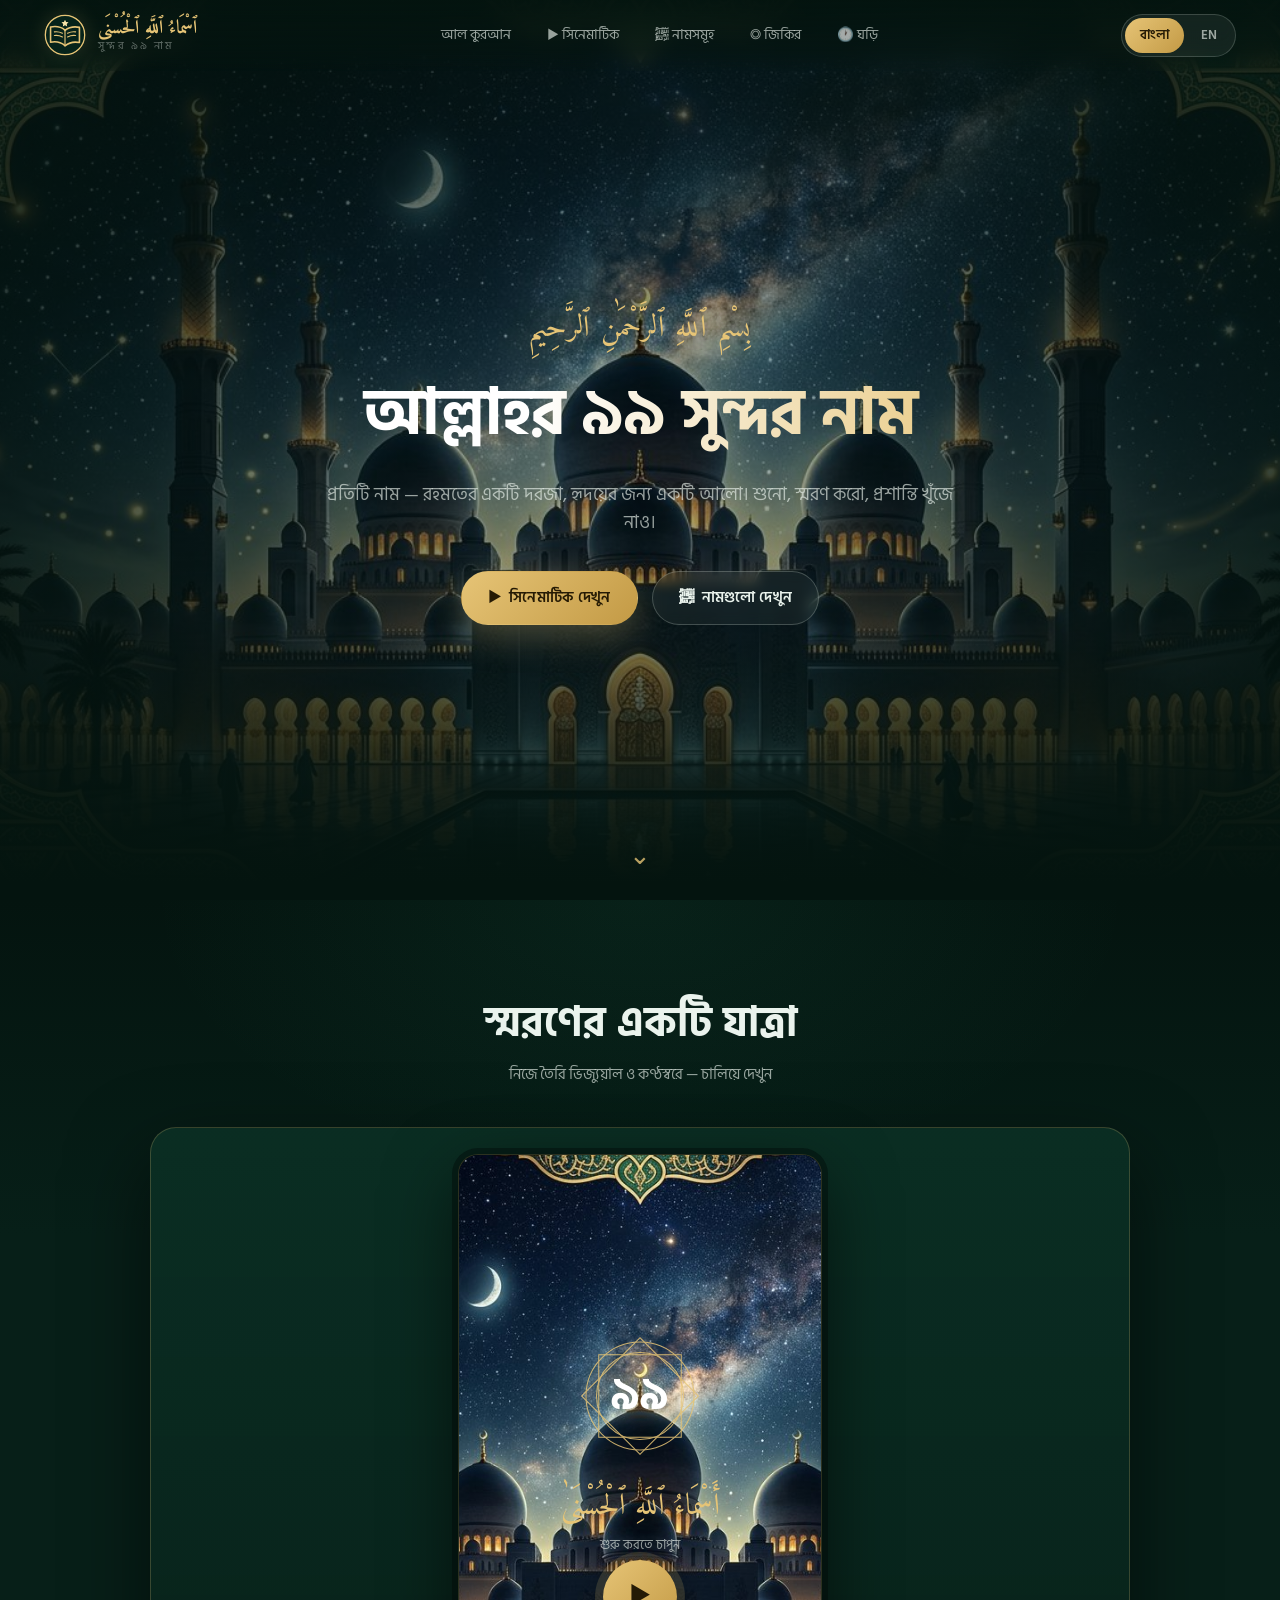
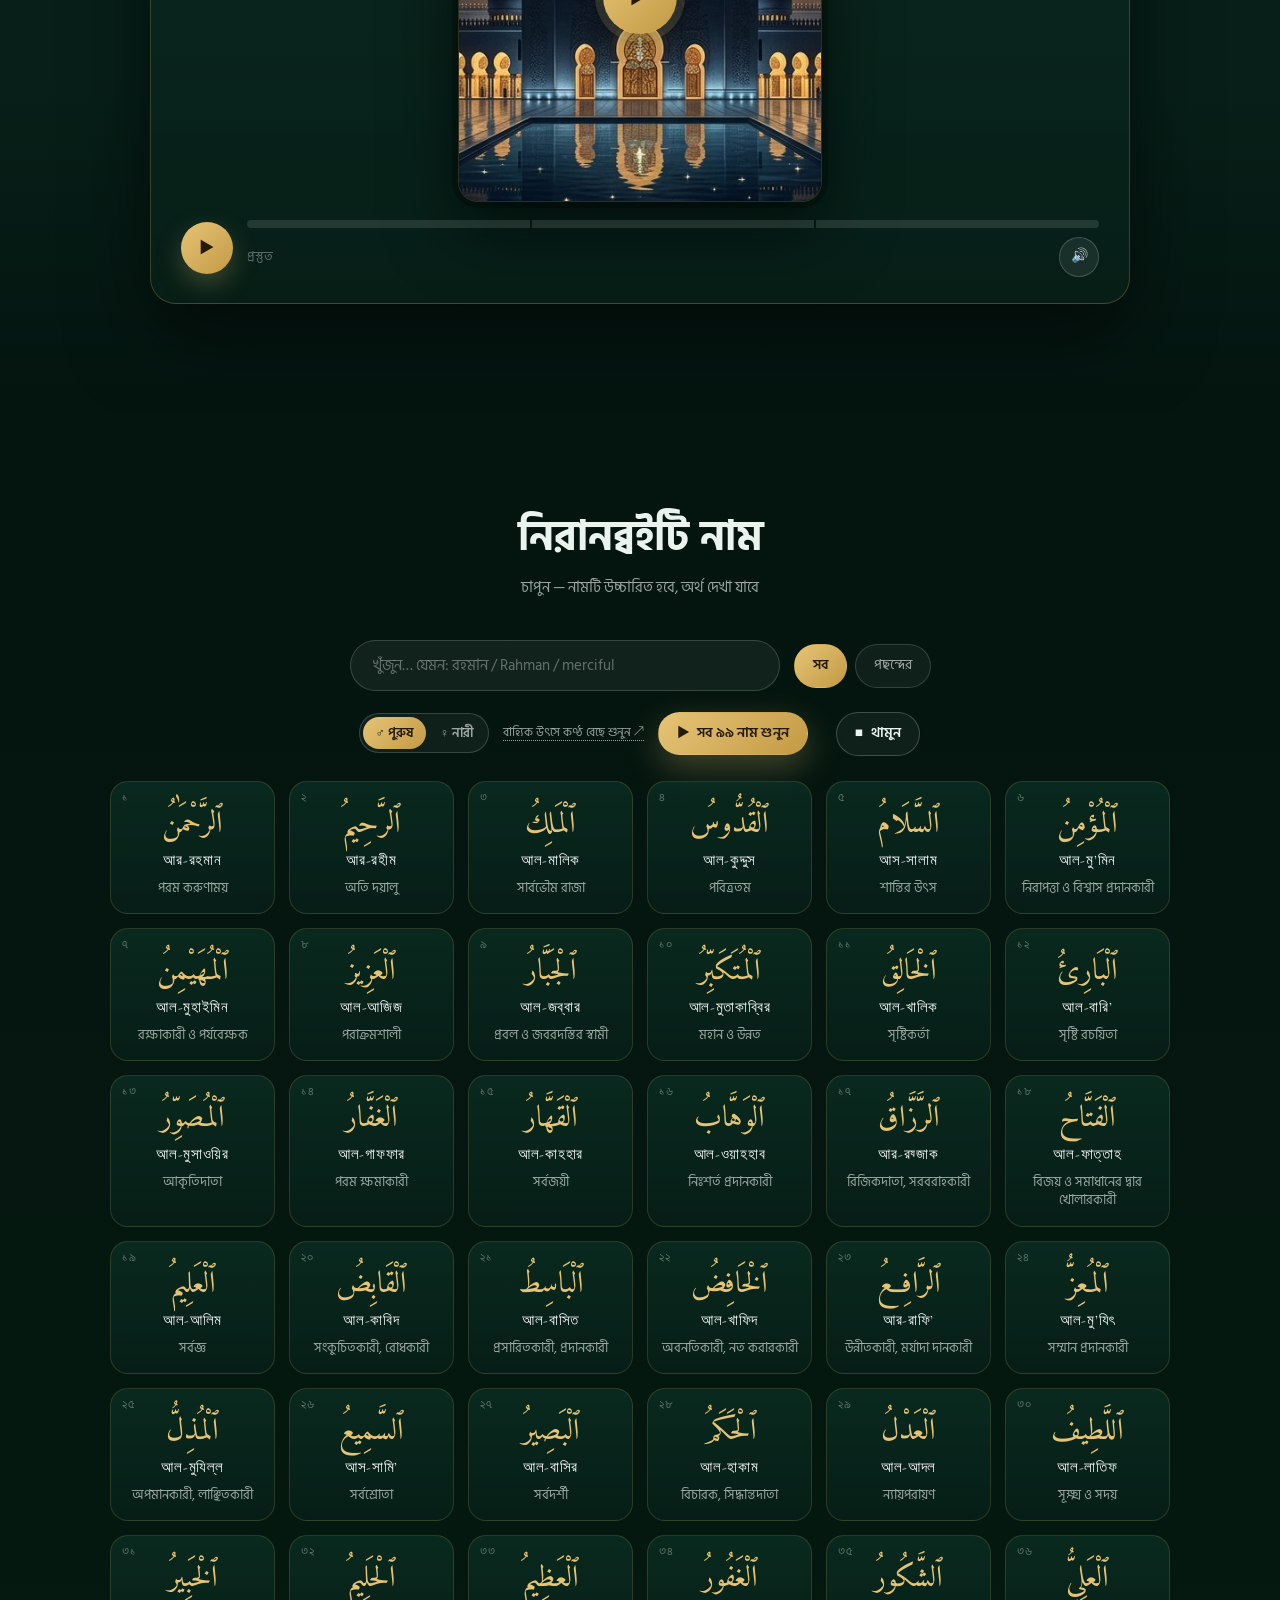
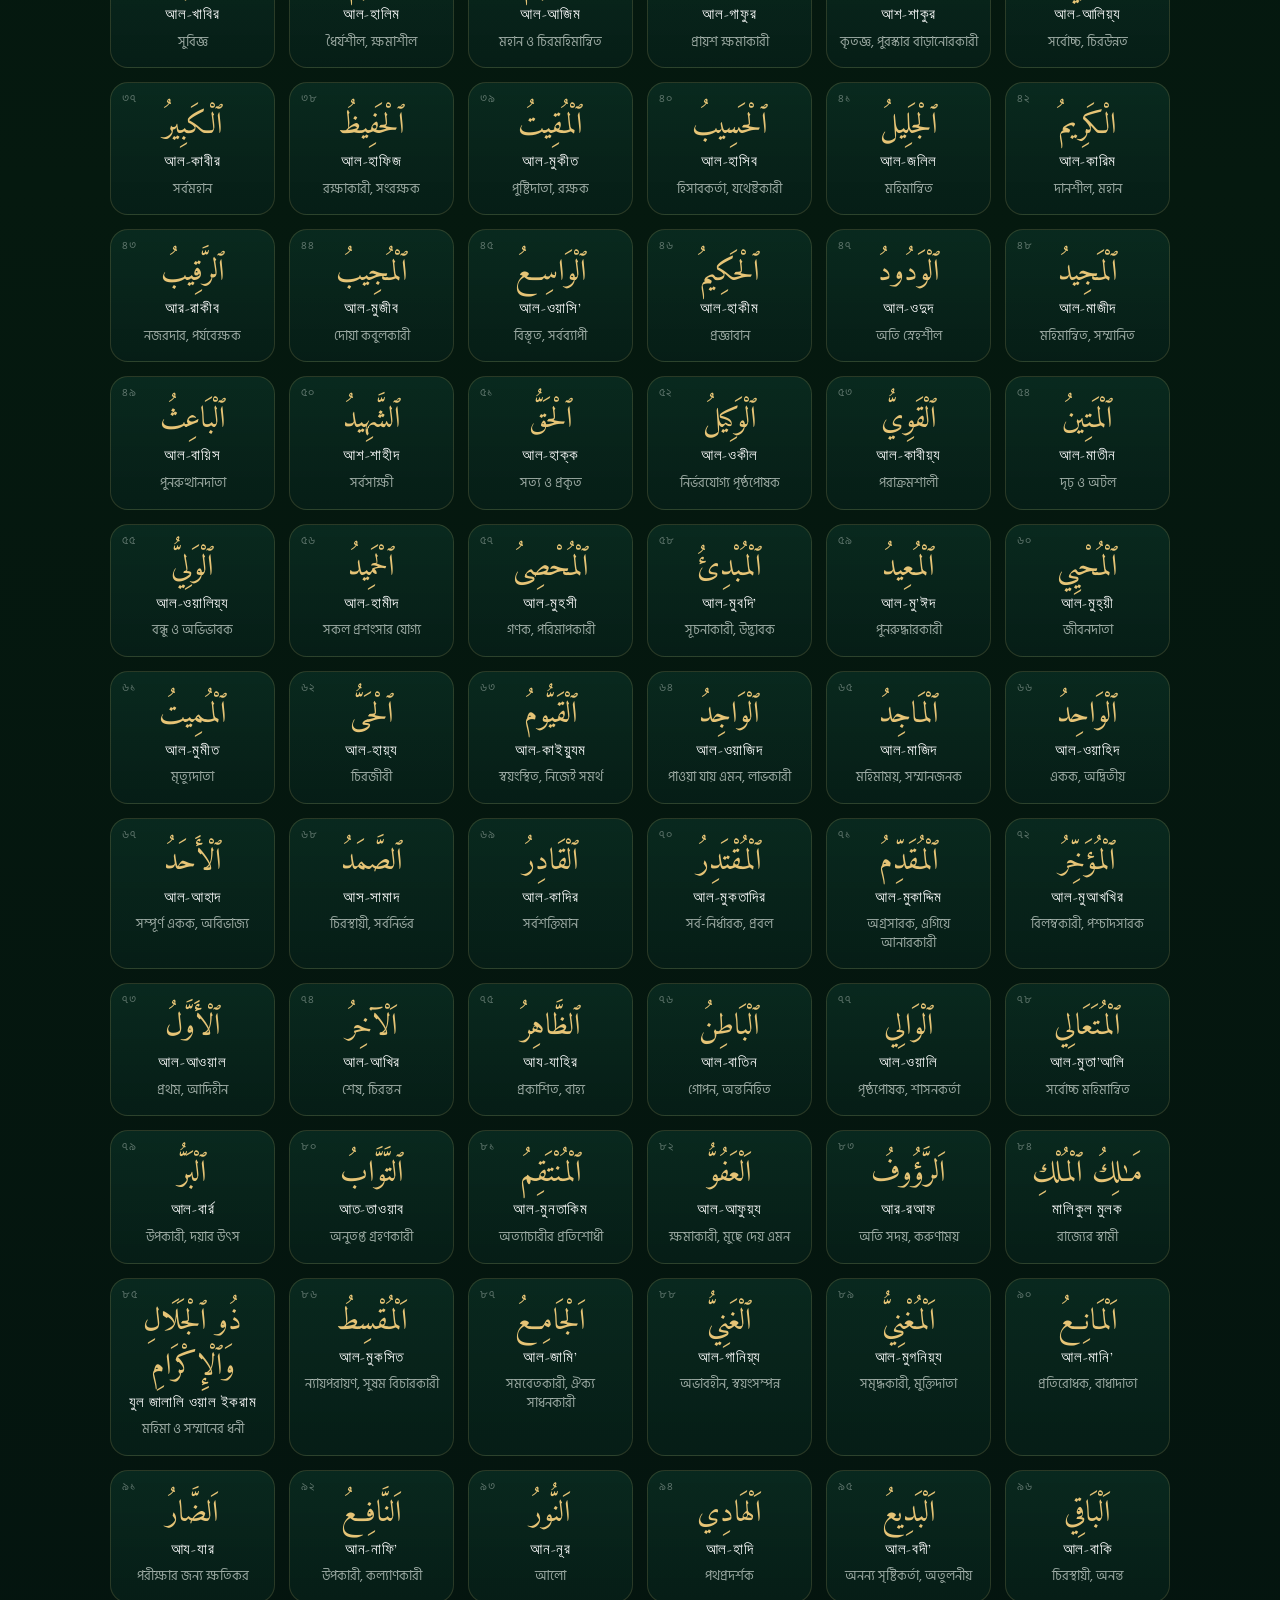
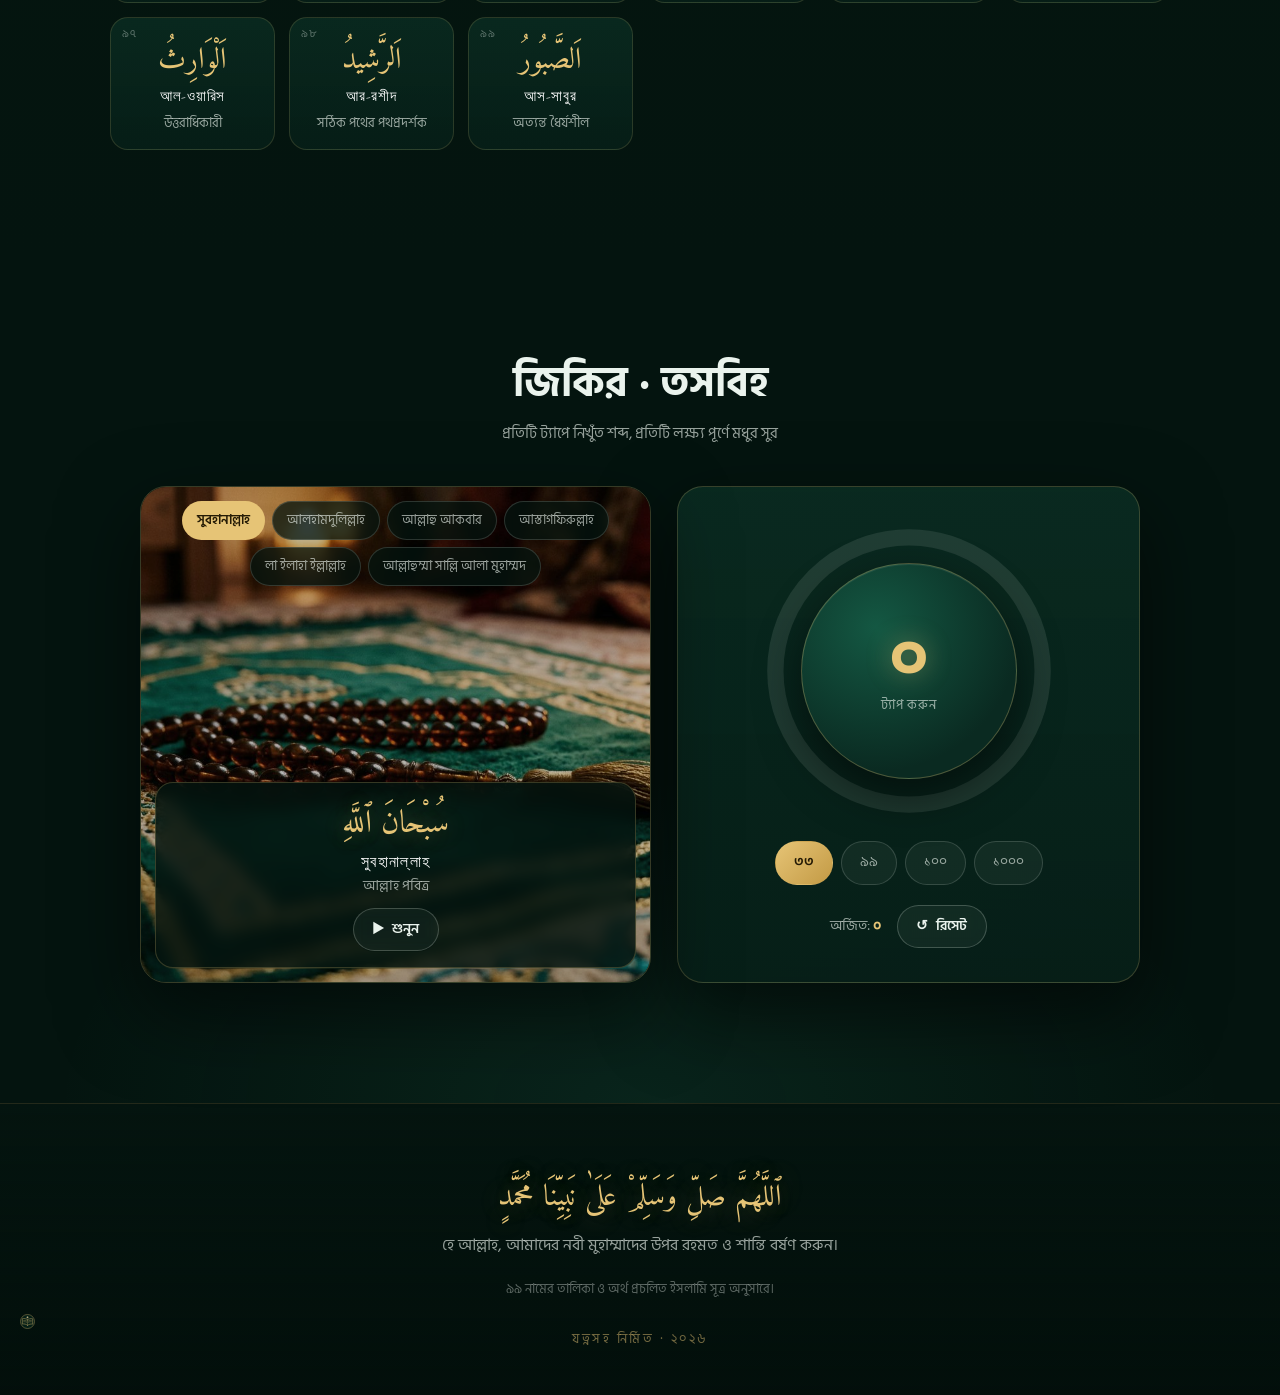
<file: index.html>
<!DOCTYPE html>
<html lang="bn" data-lang="bn">
<head>
<meta charset="UTF-8" />
<meta name="viewport" content="width=device-width, initial-scale=1.0" />
<link rel="icon" type="image/svg+xml" href="assets/img/ilmhub-icon.svg" />
<title>৯৯ সুন্দর নাম · আল্লাহর নামের জিকির</title>
<meta id="pageDescription" name="description" content="আল্লাহর ৯৯টি সুন্দর নাম ও তাদের জিকির — The 99 Beautiful Names of Allah and Their Zikr. Cinematic narration, interactive names and tasbih counter." />
<link rel="preconnect" href="https://fonts.googleapis.com" />
<link rel="preconnect" href="https://fonts.gstatic.com" crossorigin />
<link href="https://fonts.googleapis.com/css2?family=Amiri:ital,wght@0,400;0,700;1,400&family=Hind+Siliguri:wght@300;400;500;600;700&family=Marcellus&family=Cormorant+Garamond:ital,wght@0,400;0,600;1,400&display=swap" rel="stylesheet" />
<link rel="stylesheet" href="styles.css" />
</head>
<body>

<!-- ═══════════ TOP BAR ═══════════ -->
<header class="topbar">
  <a class="brand" href="#hero">
    <img class="brand-mark" src="assets/img/ilmhub-icon.svg" alt="" aria-hidden="true" />
    <span class="brand-text">
      <b>ٱسْمَاءُ ٱللَّهِ ٱلْحُسْنَى</b>
      <i class="lg-bn">সুন্দর ৯৯ নাম</i>
      <i class="lg-en">The 99 Beautiful Names</i>
    </span>
  </a>

  <nav class="nav">
    <a href="quran.html"><span class="lg-bn">আল কুরআন</span><span class="lg-en">Al Quran</span></a>
    <a href="#cinematic">▶ <span class="lg-bn">সিনেমাটিক</span><span class="lg-en">Cinematic</span></a>
    <a href="#names">﷽ <span class="lg-bn">নামসমূহ</span><span class="lg-en">Names</span></a>
    <a href="#dhikr">◎ <span class="lg-bn">জিকির</span><span class="lg-en">Zikr</span></a>
    <a href="dial.html">🕐 <span class="lg-bn">ঘড়ি</span><span class="lg-en">Dial</span></a>
  </nav>

  <div class="lang-toggle" role="group" aria-label="Site language / ওয়েবসাইটের ভাষা">
    <button type="button" data-ui="bn" class="active">বাংলা</button>
    <button type="button" data-ui="en">EN</button>
  </div>
</header>

<!-- ═══════════ HERO ═══════════ -->
<section id="hero" class="hero">
  <div class="hero-bg"></div>
  <div class="hero-vignette"></div>
  <div class="stars" aria-hidden="true"></div>

  <div class="hero-inner">
    <p class="bismillah arabic">بِسْمِ ٱللَّهِ ٱلرَّحْمَٰنِ ٱلرَّحِيمِ</p>

    <h1 class="hero-title">
      <span class="hero-title-bn lg-bn">আল্লাহর ৯৯ সুন্দর নাম</span>
      <span class="hero-title-en lg-en">The 99 Beautiful Names of Allah</span>
    </h1>

    <p class="hero-sub lg-bn">প্রতিটি নাম — রহমতের একটি দরজা, হৃদয়ের জন্য একটি আলো। শুনো, স্মরণ করো, প্রশান্তি খুঁজে নাও।</p>
    <p class="hero-sub en lg-en">Every name is a doorway of mercy, a light for the heart. Listen, remember, and find your peace.</p>

    <div class="hero-cta">
      <a class="btn btn-gold" href="#cinematic" id="ctaWatch">▶ <span class="lg-bn">সিনেমাটিক দেখুন</span><span class="lg-en">Watch the cinematic</span></a>
      <a class="btn btn-ghost" href="#names">﷽ <span class="lg-bn">নামগুলো দেখুন</span><span class="lg-en">Explore the names</span></a>
    </div>
  </div>

  <div class="scroll-hint" aria-hidden="true">⌄</div>
</section>

<!-- ═══════════ CINEMATIC (recreated video + narration) ═══════════ -->
<section id="cinematic" class="cine">
  <div class="section-head">
    <h2>
      <span class="bn lg-bn">স্মরণের একটি যাত্রা</span>
      <span class="en lg-en">A Journey of Remembrance</span>
    </h2>
    <p class="section-sub">
      <span class="lg-bn">নিজে তৈরি ভিজ্যুয়াল ও কণ্ঠস্বরে — চালিয়ে দেখুন</span>
      <span class="lg-en">Original visuals with narration — press play</span>
    </p>
  </div>

  <div class="player" id="player">
    <!-- STAGE: layered scenes = the recreated “video” -->
    <div class="stage" id="stage">

      <!-- Scene 0 : cover -->
      <div class="scene scene-cover active" data-scene="0">
        <div class="scene-bg bg-hero"></div>
        <div class="cover-content">
          <div class="ornament-ring" aria-hidden="true">
            <svg viewBox="0 0 200 200" class="star-rotate">
              <g fill="none" stroke="currentColor" stroke-width="1.4">
                <rect x="45" y="45" width="110" height="110" transform="rotate(45 100 100)"/>
                <rect x="45" y="45" width="110" height="110"/>
                <circle cx="100" cy="100" r="72"/>
                <circle cx="100" cy="100" r="58"/>
              </g>
            </svg>
            <span class="cover-99">৯৯</span>
          </div>
          <p class="cover-title arabic">أَسْمَاءُ ٱللَّهِ ٱلْحُسْنَىٰ</p>
          <p class="cover-hint lg-bn">শুরু করতে চাপুন</p>
          <p class="cover-hint en lg-en">Press to begin</p>
          <button class="play-big" id="btnStart" aria-label="সিনেমাটিক চালান">▶</button>
        </div>
      </div>

      <!-- Scene 1 : intro -->
      <div class="scene" data-scene="1">
        <div class="scene-bg bg-hero"></div>
        <div class="scene-shade"></div>
        <div class="scene-mid">
          <p class="glow-arabic arabic" data-fx="fx1">بِسْمِ ٱللَّهِ</p>
          <p class="scene-big" data-fx="fx1">৯৯</p>
          <p class="scene-line" data-fx="fx1">
            <span class="bn lg-bn">রহমতের দরজা, হৃদয়ের আলো</span>
            <span class="en lg-en">Doorways of mercy, light for the heart</span>
          </p>
        </div>
      </div>

      <!-- Scene 2 : the names -->
      <div class="scene" data-scene="2">
        <div class="scene-bg bg-scene"></div>
        <div class="scene-shade"></div>
        <div class="names-reveal">
          <div class="reveal-card" data-stagger="1">
            <span class="arabic">ٱلرَّحْمَٰنُ</span><b class="lg-bn">আর-রহমান</b><b class="lg-en">Ar-Rahmān</b>
            <i class="bn lg-bn">পরম করুণাময়</i><i class="en lg-en">The Most Gracious</i>
          </div>
          <div class="reveal-card" data-stagger="2">
            <span class="arabic">ٱلرَّحِيمُ</span><b class="lg-bn">আর-রহীম</b><b class="lg-en">Ar-Rahīm</b>
            <i class="bn lg-bn">অতি দয়ালু</i><i class="en lg-en">The Most Merciful</i>
          </div>
          <div class="reveal-card" data-stagger="3">
            <span class="arabic">ٱلْمَلِكُ</span><b class="lg-bn">আল-মালিক</b><b class="lg-en">Al-Malik</b>
            <i class="bn lg-bn">সার্বভৌম রাজা</i><i class="en lg-en">The King of all</i>
          </div>
          <div class="reveal-card" data-stagger="4">
            <span class="arabic">ٱلْقُدُّوسُ</span><b class="lg-bn">আল-কুদ্দুস</b><b class="lg-en">Al-Quddūs</b>
            <i class="bn lg-bn">পবিত্রতম</i><i class="en lg-en">The Pure, the Holy</i>
          </div>
        </div>
      </div>

      <!-- Scene 3 : dhikr -->
      <div class="scene" data-scene="3">
        <div class="scene-bg bg-tasbih"></div>
        <div class="scene-shade"></div>
        <div class="dhikr-stage">
          <div class="bead-orbit" aria-hidden="true">
            <svg viewBox="0 0 240 240">
              <g fill="currentColor">
                <circle cx="120" cy="20" r="7"/><circle cx="180" cy="40" r="7"/>
                <circle cx="220" cy="100" r="7"/><circle cx="200" cy="170" r="7"/>
                <circle cx="150" cy="215" r="7"/><circle cx="90" cy="220" r="7"/>
                <circle cx="40" cy="185" r="7"/><circle cx="20" cy="120" r="7"/>
                <circle cx="35" cy="60" r="7"/><circle cx="75" cy="28" r="7"/>
              </g>
              <circle cx="120" cy="120" r="95" fill="none" stroke="currentColor" stroke-width="1" opacity=".45"/>
            </svg>
          </div>
          <p class="dhikr-word arabic" data-d="0">سُبْحَانَ ٱللَّهِ</p>
          <p class="dhikr-word arabic" data-d="1">ٱلْحَمْدُ لِلَّهِ</p>
          <p class="dhikr-word arabic" data-d="2">ٱللَّهُ أَكْبَرُ</p>
        </div>
      </div>

      <!-- Scene 4 : end card -->
      <div class="scene" data-scene="4">
        <div class="scene-bg bg-hero dim"></div>
        <div class="end-card">
          <p class="arabic end-arabic">سُبْحَانَ ٱللَّهِ وَبِٱلْحَمْدِ</p>
          <p class="end-line bn lg-bn">প্রতিটি নামই তোমার সঙ্গী</p>
          <p class="end-line en lg-en">Every name is your companion</p>
          <div class="end-actions">
            <button class="btn btn-gold" id="btnReplay">↻ <span class="lg-bn">আবার দেখুন</span><span class="lg-en">Replay</span></button>
            <a class="btn btn-ghost" href="#names">﷽ <span class="lg-bn">৯৯ নাম</span><span class="lg-en">The 99 names</span></a>
          </div>
        </div>
      </div>

      <!-- caption strip (always bilingual — follows the narration) -->
      <div class="caption" id="caption">
        <p class="cap-bn lg-bn" id="capBn"></p>
        <p class="cap-en lg-en" id="capEn"></p>
      </div>
    </div>

    <!-- CONTROLS -->
    <div class="controls">
      <button class="ctrl-btn" id="btnPlay" aria-label="চালান / বিরতি">▶</button>

      <div class="progress-wrap">
        <div class="progress-track" id="progressTrack">
          <div class="progress-fill" id="progressFill"></div>
          <div class="seg-marks"><i></i><i></i><i></i></div>
        </div>
        <div class="progress-meta">
          <span id="sceneLabel">প্রস্তুত</span>
          <button class="ctrl-btn small" id="btnMute" aria-label="শব্দ বন্ধ করুন">🔊</button>
        </div>
      </div>
    </div>

  </div>
</section>

<!-- ═══════════ 99 NAMES ═══════════ -->
<section id="names" class="names-section">
  <div class="section-head">
    <h2>
      <span class="bn lg-bn">নিরানব্বইটি নাম</span>
      <span class="en lg-en">The Ninety-Nine Names</span>
    </h2>
    <p class="section-sub">
      <span class="lg-bn">চাপুন — নামটি উচ্চারিত হবে, অর্থ দেখা যাবে</span>
      <span class="lg-en">Tap any card — the name is pronounced and explained</span>
    </p>
  </div>

  <div class="names-tools">
    <input id="search" type="search" placeholder="খুঁজুন…  যেমন: রহমান / Rahman / merciful" autocomplete="off" />
    <div class="filters">
      <button class="chip active" data-filter="all"><span class="lg-bn">সব</span><i class="lg-en">All</i></button>
      <button class="chip" data-filter="fav"><span class="lg-bn">পছন্দের</span><i class="lg-en">Favourites</i></button>
    </div>
  </div>

  <!-- 🔊 listen to all 99 names, one by one -->
  <div class="listen-all">
    <div class="voice-toggle" role="group" aria-label="আরবি নামের কণ্ঠস্বর">
      <button type="button" data-voice="male" aria-pressed="true"><span aria-hidden="true">♂</span> <span class="lg-bn">পুরুষ</span><span class="lg-en">Male</span></button>
      <button type="button" data-voice="female" aria-pressed="false"><span aria-hidden="true">♀</span> <span class="lg-bn">নারী</span><span class="lg-en">Female</span></button>
    </div>
    <a class="voice-source-link" href="https://physiciansoftheheart.com/page-index.htm" target="_blank" rel="noopener noreferrer">
      <span class="lg-bn">বাহ্যিক উৎসে কণ্ঠ বেছে শুনুন ↗</span><span class="lg-en">Choose a voice on the source site ↗</span>
    </a>
    <button class="btn btn-gold btn-sm" id="btnPlayAll">▶ <span class="lg-bn">সব ৯৯ নাম শুনুন</span><span class="lg-en">Listen to all 99 names</span></button>
    <span class="play-all-now" id="playAllNow" aria-live="polite"></span>
    <button class="btn btn-ghost btn-sm" id="btnStopAll" hidden>■ <span class="lg-bn">থামুন</span><span class="lg-en">Stop</span></button>
  </div>

  <div class="names-grid" id="namesGrid"><!-- cards injected by app.js --></div>
  <p class="grid-empty" id="gridEmpty" hidden>
    <span class="lg-bn">কোনো নাম পাওয়া যায়নি</span>
    <span class="lg-en">No names found</span>
  </p>
</section>

<!-- ═══════════ NAME MODAL ═══════════ -->
<div class="modal" id="modal" hidden>
  <div class="modal-back" data-close></div>
  <div class="modal-card" role="dialog" aria-modal="true">
    <button class="modal-close" data-close aria-label="বন্ধ করুন">×</button>
    <span class="m-num" id="mNum">নাম ১</span>
    <p class="m-arabic arabic" id="mArabic"></p>
    <h3 class="m-trans" id="mTrans"></h3>
    <p class="m-bn lg-bn" id="mBn"></p>
    <p class="m-en lg-en" id="mEn"></p>
    <div class="m-actions">
      <button class="btn btn-gold btn-sm" id="mSpeak">🔊 <span class="lg-bn">আবার শুনুন</span><span class="lg-en">Say it again</span></button>
      <button class="btn btn-ghost btn-sm" id="mFav">☆ <span class="lg-bn">পছন্দের</span><span class="lg-en">Favourite</span></button>
    </div>
    <p class="m-dhikr">
      <span class="lg-bn">জিকির: এই নামটি স্মরণ করুন — সকালে ৩৩ বার, বিকালে ৩৩ বার।</span>
      <span class="lg-en">Zikr: Remember this name 33 times at dawn and 33 times at dusk.</span>
    </p>
  </div>
</div>

<!-- ═══════════ DHIKR / TASBIH ═══════════ -->
<section id="dhikr" class="dhikr-section">
  <div class="section-head">
    <h2>
      <span class="bn lg-bn">জিকির · তসবিহ</span>
      <span class="en lg-en">Zikr Counter</span>
    </h2>
    <p class="section-sub">
      <span class="lg-bn">প্রতিটি ট্যাপে নিখুঁত শব্দ, প্রতিটি লক্ষ্য পূর্ণে মধুর সুর</span>
      <span class="lg-en">A soft tick with every tap, a chime at every goal</span>
    </p>
  </div>

  <div class="tasbih-card">
    <div class="tasbih-visual">
      <img src="assets/img/tasbih.jpg" alt="প্রার্থনার জপমালা" />
      <div class="dhikr-phrase-box">
        <p class="arabic" id="phraseAr">سُبْحَانَ ٱللَّهِ</p>
        <p class="phrase-tr" id="phraseTr">সুবহানাল্লাহ</p>
        <p class="phrase-bn" id="phraseBn">আল্লাহ পবিত্র</p>
        <button class="btn btn-ghost btn-sm" id="btnPhrase">▶ <span class="lg-bn">শুনুন</span><span class="lg-en">Hear it</span></button>
      </div>
      <div class="phrase-picker" id="phrasePicker"><!-- chips injected --></div>
    </div>

    <div class="tasbih-counter">
      <div class="ring" id="ring">
        <svg viewBox="0 0 220 220">
          <circle class="ring-bg" cx="110" cy="110" r="98"/>
          <circle class="ring-fill" id="ringFill" cx="110" cy="110" r="98"/>
        </svg>
        <button class="tap-area" id="tapArea" aria-label="তসবিহ গণনা করুন">
          <span class="count" id="count">০</span>
          <span class="tap-label"><span class="lg-bn">ট্যাপ করুন</span><span class="lg-en">Tap</span></span>
        </button>
      </div>

      <div class="target-row" id="targetRow">
        <button class="chip active" data-target="33">৩৩</button>
        <button class="chip" data-target="99">৯৯</button>
        <button class="chip" data-target="100">১০০</button>
        <button class="chip" data-target="1000">১০০০</button>
      </div>

      <div class="counter-meta">
        <span><span class="lg-bn">অর্জিত</span><span class="lg-en">Completed</span>: <b id="laps">০</b></span>
        <button class="btn btn-ghost btn-sm" id="btnReset">↺ <span class="lg-bn">রিসেট</span><span class="lg-en">Reset</span></button>
      </div>
    </div>
  </div>
</section>

<!-- ═══════════ FOOTER ═══════════ -->
<footer class="footer">
  <p class="arabic dua-ar">ٱللَّهُمَّ صَلِّ وَسَلِّمْ عَلَىٰ نَبِيِّنَا مُحَمَّدٍ</p>
  <p class="dua bn lg-bn">হে আল্লাহ, আমাদের নবী মুহাম্মাদের উপর রহমত ও শান্তি বর্ষণ করুন।</p>
  <p class="dua en lg-en">O Allah, send Your blessings and peace upon our Prophet Muhammad.</p>
  <p class="foot-note">
    <span class="lg-bn">৯৯ নামের তালিকা ও অর্থ প্রচলিত ইসলামি সূত্র অনুসারে।</span>
    <span class="lg-en">List &amp; meanings follow the traditional Islamic sources.</span>
  </p>
  <p class="foot-credit"><img class="foot-icon" src="assets/img/ilmhub-icon.svg" alt="" aria-hidden="true" /> <span class="lg-bn">যত্নসহ নির্মিত · ২০২৬</span><span class="lg-en">Built with care · 2026</span></p>
</footer>

<script src="app.js"></script>
</body>
</html>
</file>
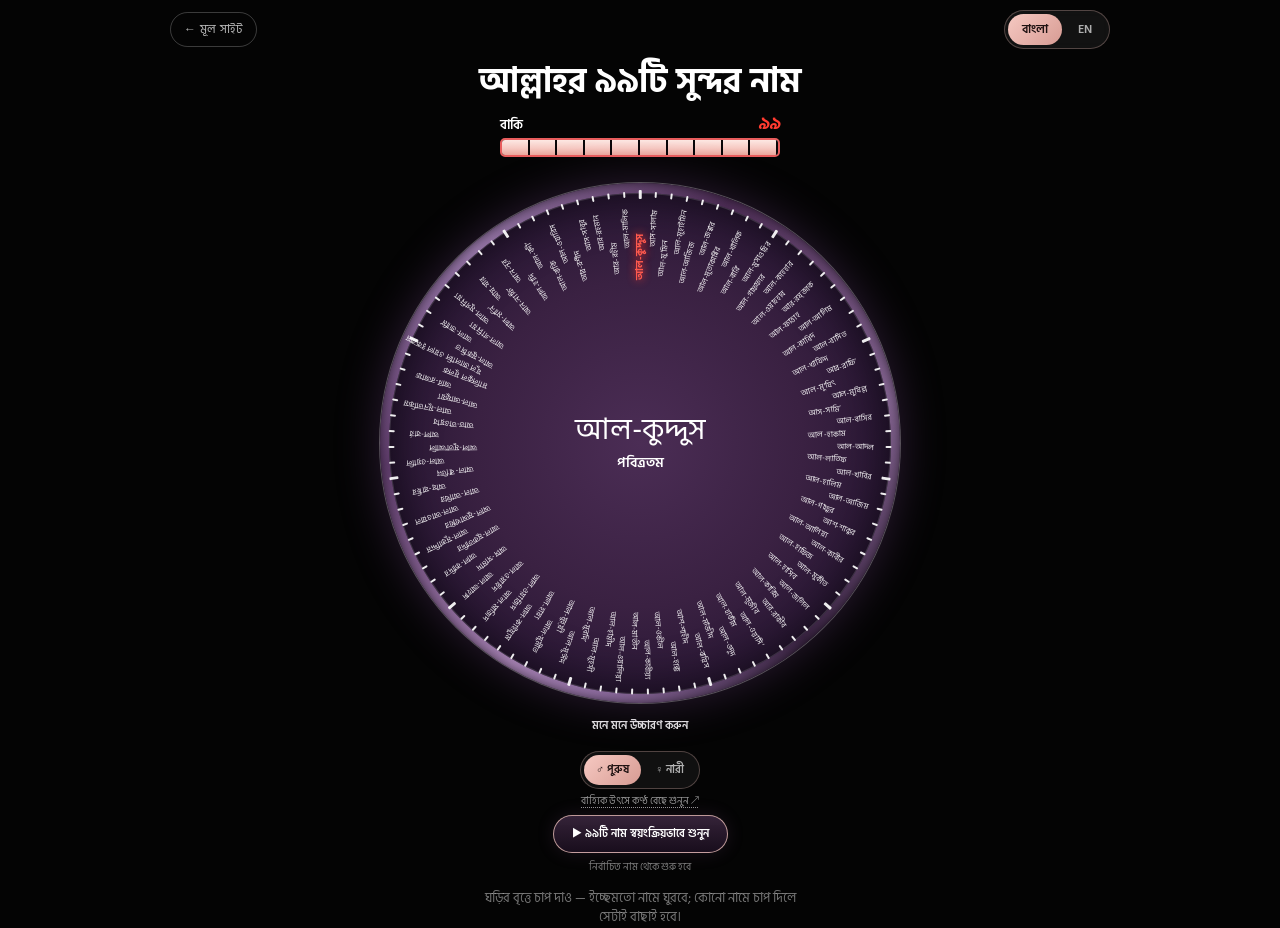
<file: dial.html>
<!DOCTYPE html>
<html lang="bn" data-lang="bn">
<head>
<meta charset="UTF-8" />
<meta name="viewport" content="width=device-width, initial-scale=1.0" />
<link rel="icon" type="image/svg+xml" href="assets/img/ilmhub-icon.svg" />
<title>আল্লাহর ৯৯টি সুন্দর নাম · ডায়াল</title>
<meta id="pageDescription" name="description" content="আল্লাহর ৯৯টি সুন্দর নাম, বাংলা উচ্চারণ ও অর্থসহ ইন্টার‌্যাকটিভ ডায়াল।" />
<link rel="preconnect" href="https://fonts.googleapis.com" />
<link rel="preconnect" href="https://fonts.gstatic.com" crossorigin />
<link href="https://fonts.googleapis.com/css2?family=Oswald:wght@400;500;600;700&family=Marcellus&family=Hind+Siliguri:wght@400;500;600&display=swap" rel="stylesheet" />
<link rel="stylesheet" href="dial.css" />
</head>
<body>

<nav class="site-nav" aria-label="সাইট নেভিগেশন">
  <a class="home-link" href="index.html">
    <span class="lg-bn">← মূল সাইট</span>
    <span class="lg-en">← Main site</span>
  </a>
  <div class="lang-toggle" role="group" aria-label="ওয়েবসাইটের ভাষা">
    <button type="button" data-ui="bn" class="active">বাংলা</button>
    <button type="button" data-ui="en">EN</button>
  </div>
</nav>

<header class="hd">
  <h1><span class="lg-bn">আল্লাহর ৯৯টি সুন্দর নাম</span><span class="lg-en">99 NAMES OF ALLAH</span></h1>
  <div class="stress-row">
    <span class="s-label"><span class="lg-bn">বাকি</span><span class="lg-en">REMAINING</span></span>
    <span class="s-val" id="stressVal">৯৯</span>
  </div>
  <div class="bar" aria-hidden="true">
    <div class="fill" id="stressFill"></div>
    <div class="segs"></div>
  </div>
</header>

<main class="stage-wrap">
  <div class="dial" id="dial">
    <div class="rim" aria-hidden="true"></div>
    <div class="face" aria-hidden="true"></div>
    <div class="ticks" id="ticks" aria-hidden="true"></div>

    <!-- rotating wheel of 99 names -->
    <div class="wheel" id="wheel" role="group" aria-label="৯৯টি নামের ডায়াল"></div>
  </div>
  <div class="clock-name" aria-live="polite" aria-atomic="true">
    <div class="nm" id="nm" lang="bn" dir="ltr">আল-কুদ্দুস</div>
    <div class="mn" id="mn" lang="bn" dir="ltr">পবিত্রতম</div>
  </div>
</main>

<section class="name-block">
  <div class="motto"><span class="lg-bn">মনে মনে উচ্চারণ করুন</span><span class="lg-en">SAY IT IN YOUR HEART</span></div>
  <div class="auto-controls">
    <div class="voice-toggle" role="group" aria-label="আরবি নামের কণ্ঠস্বর">
      <button type="button" data-voice="male" aria-pressed="true"><span aria-hidden="true">♂</span> <span class="lg-bn">পুরুষ</span><span class="lg-en">Male</span></button>
      <button type="button" data-voice="female" aria-pressed="false"><span aria-hidden="true">♀</span> <span class="lg-bn">নারী</span><span class="lg-en">Female</span></button>
    </div>
    <a class="voice-source-link" href="https://physiciansoftheheart.com/page-index.htm" target="_blank" rel="noopener noreferrer">
      <span class="lg-bn">বাহ্যিক উৎসে কণ্ঠ বেছে শুনুন ↗</span><span class="lg-en">Choose a voice on the source site ↗</span>
    </a>
    <button class="auto-play" id="autoPlayBtn" type="button" aria-pressed="false">▶ ৯৯টি নাম স্বয়ংক্রিয়ভাবে শুনুন</button>
    <p class="auto-status" id="autoStatus" role="status" aria-live="polite">নির্বাচিত নাম থেকে শুরু হবে</p>
  </div>
  <p class="hint">
    <span class="lg-bn">ঘড়ির বৃত্তে চাপ দাও — ইচ্ছেমতো নামে ঘুরবে; কোনো নামে চাপ দিলে সেটাই বাছাই হবে।</span>
    <span class="lg-en">Tap the ring — the wheel spins to a name; tap any name to choose it.</span>
  </p>
</section>

<script src="dial.js"></script>
</body>
</html>
</file>
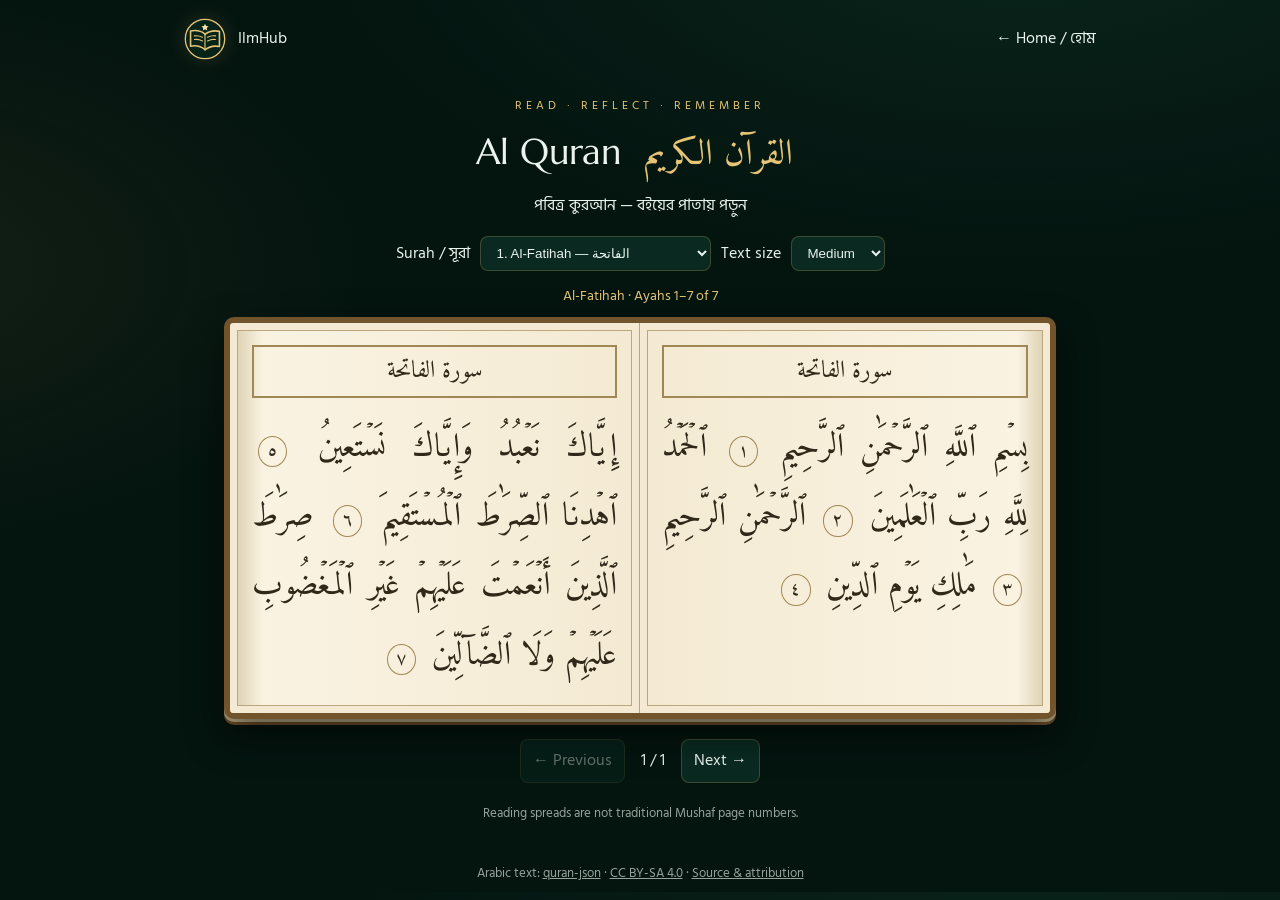
<file: quran.html>
<!DOCTYPE html>
<html lang="en">
<head>
<meta charset="UTF-8" />
<meta name="viewport" content="width=device-width, initial-scale=1.0" />
<title>Al Quran · IlmHub</title>
<link rel="icon" type="image/svg+xml" href="assets/img/ilmhub-icon.svg" />
<link href="https://fonts.googleapis.com/css2?family=Amiri:wght@400;700&family=Hind+Siliguri:wght@400;500&family=Marcellus&display=swap" rel="stylesheet" />
<link rel="stylesheet" href="styles.css" />
<link rel="stylesheet" href="quran.css" />
</head>
<body>
<header class="reader-header"><a class="brand" href="index.html"><img class="brand-mark" src="assets/img/ilmhub-icon.svg" alt="" /> IlmHub</a><a href="index.html">← Home / হোম</a></header>
<main>
<div class="reader-intro"><p>READ · REFLECT · REMEMBER</p><h1>Al Quran <span lang="ar" dir="rtl">القرآن الكريم</span></h1><p lang="bn">পবিত্র কুরআন — বইয়ের পাতায় পড়ুন</p></div>
<div class="reader-controls"><label for="surah">Surah / সূরা</label><select id="surah" disabled><option>Loading…</option></select><label for="size">Text size</label><select id="size"><option value="27">Small</option><option value="33" selected>Medium</option><option value="40">Large</option></select></div>
<p id="status" role="status">Loading Quran text…</p><button id="retry" type="button" hidden>Retry loading</button>
<section class="book" aria-label="Quran reading spread" aria-busy="true"><article class="leaf" id="rightPage" lang="ar" dir="rtl"></article><article class="leaf" id="leftPage" lang="ar" dir="rtl"></article></section>
<nav class="page-controls" aria-label="Reading navigation"><button id="previous" type="button" disabled>← Previous</button><span id="progress"></span><button id="next" type="button" disabled>Next →</button></nav>
<p class="reader-note">Reading spreads are not traditional Mushaf page numbers.</p>
</main>
<footer class="reader-note">Arabic text: <a href="https://github.com/risan/quran-json">quran-json</a> · <a href="assets/quran/LICENSE.txt">CC BY-SA 4.0</a> · <a href="assets/quran/README.md">Source &amp; attribution</a></footer>
<script src="quran.js"></script>
</body>
</html>
</file>
<file: styles.css>
/* ═══════════════════════════════════════════════════════════
   ৯৯ সুন্দর নাম · The 99 Beautiful Names of Allah
   ═══════════════════════════════════════════════════════════ */
:root{
  --bg:#04140f;
  --bg2:#071f18;
  --panel:#0a2a21;
  --panel-2:#0c3327;
  --ink:#eaf3ed;
  --muted:rgba(234,243,237,.64);
  --faint:rgba(234,243,237,.38);
  --gold:#e6c476;
  --gold-deep:#c39a45;
  --teal:#37b98d;
  --line:rgba(230,196,118,.22);
  --shadow:0 30px 80px rgba(0,0,0,.55);
  --r-lg:26px;
  --r-md:18px;
  --r-sm:12px;
  --f-ar:'Amiri',serif;
  --f-bn:'Hind Siliguri','Noto Sans Bengali',sans-serif;
  --f-dis:'Marcellus',serif;
  --f-en:'Cormorant Garamond',serif;
}
*{margin:0;padding:0;box-sizing:border-box}
html{scroll-behavior:smooth}
body{
  background:
    radial-gradient(1200px 600px at 80% -10%, rgba(55,185,141,.10), transparent 60%),
    radial-gradient(900px 500px at -10% 30%, rgba(230,196,118,.07), transparent 55%),
    var(--bg);
  color:var(--ink);
  font-family:var(--f-bn);
  line-height:1.6;
  overflow-x:hidden;
}
img{max-width:100%;display:block}
button,input{font:inherit;color:inherit}
a{color:inherit;text-decoration:none}
::selection{background:rgba(230,196,118,.35)}
.arabic{font-family:var(--f-ar);direction:rtl;unicode-bidi:isolate}
.bn{font-family:var(--f-bn)}
.en{font-family:var(--f-en);font-style:italic}

/* ─────────── top bar ─────────── */
.topbar{
  position:fixed;inset:0 0 auto 0;z-index:60;
  display:flex;align-items:center;justify-content:space-between;gap:16px;
  padding:14px clamp(16px,4vw,44px);
  background:linear-gradient(to bottom, rgba(4,20,15,.92), rgba(4,20,15,.55) 70%, transparent);
  backdrop-filter:blur(10px);
  -webkit-backdrop-filter:blur(10px);
}
.brand{display:flex;align-items:center;gap:12px}
.brand-mark{
  width:42px;height:42px;display:block;flex:0 0 auto;border-radius:50%;
  filter:drop-shadow(0 0 10px rgba(230,196,118,.16));
}
.foot-icon{width:15px;height:15px;vertical-align:-2px;margin-right:4px;opacity:.74;}
.brand-text{display:flex;flex-direction:column;line-height:1.25}
.brand-text b{font-family:var(--f-ar);font-size:19px;color:var(--gold);font-weight:700}
.brand-text i{font-style:normal;font-size:11px;letter-spacing:.22em;text-transform:uppercase;color:var(--faint)}
.nav{display:flex;gap:6px;flex-wrap:wrap}
.nav a{
  font-size:13.5px;padding:9px 14px;border-radius:999px;
  border:1px solid transparent;color:var(--muted);
  transition:.25s;white-space:nowrap;
}
.nav a:hover{color:var(--gold);border-color:var(--line);background:rgba(230,196,118,.06)}
.nav .en{font-size:12px;opacity:.75}

/* ─────────── hero ─────────── */
.hero{
  position:relative;min-height:100svh;
  display:flex;align-items:center;justify-content:center;
  text-align:center;padding:120px 20px 90px;overflow:hidden;
}
.hero-bg{
  position:absolute;inset:-4%;
  background:url('assets/img/hero.jpg') center/cover no-repeat;
  animation:kenburns 26s ease-in-out infinite alternate;
}
.hero-vignette{
  position:absolute;inset:0;
  background:
    radial-gradient(ellipse at center, rgba(4,20,15,.25), rgba(4,20,15,.86) 78%),
    linear-gradient(to top, var(--bg) 2%, transparent 30%);
}
.stars{position:absolute;inset:0;pointer-events:none}
.stars i{
  position:absolute;width:3px;height:3px;border-radius:50%;
  background:#fff;opacity:.0;animation:twinkle 4s ease-in-out infinite;
}
.hero-inner{position:relative;z-index:2;max-width:920px}
.bismillah{
  font-size:clamp(20px,3.4vw,30px);color:var(--gold);
  margin-bottom:22px;letter-spacing:.02em;
  text-shadow:0 0 30px rgba(230,196,118,.45);
  animation:glowPulse 4.5s ease-in-out infinite;
}
.hero-title{display:flex;flex-direction:column;gap:8px;margin-bottom:26px}
.hero-title-bn{
  font-family:var(--f-bn);font-weight:700;
  font-size:clamp(34px,6.4vw,64px);line-height:1.25;
  background:linear-gradient(100deg,#fff 15%,var(--gold) 50%,#fff8e8 78%,var(--gold) 100%);
  background-size:220% auto;
  -webkit-background-clip:text;background-clip:text;color:transparent;
  animation:shimmer 7s linear infinite;
}
.hero-title-en{
  font-family:var(--f-dis);font-weight:400;letter-spacing:.14em;
  font-size:clamp(14px,2.2vw,21px);text-transform:uppercase;color:var(--muted);
}
.hero-sub{max-width:640px;margin:0 auto 8px;font-size:clamp(15px,1.9vw,17.5px);color:var(--muted)}
.hero-sub.en{font-size:clamp(14px,1.8vw,16.5px);color:var(--faint)}
.hero-cta{display:flex;gap:14px;justify-content:center;flex-wrap:wrap;margin-top:34px}
.scroll-hint{
  position:absolute;bottom:22px;left:50%;transform:translateX(-50%);
  color:var(--gold);font-size:26px;animation:bob 2s ease-in-out infinite;opacity:.8;z-index:2;
}

/* buttons */
.btn{
  display:inline-flex;align-items:center;gap:8px;
  padding:14px 26px;border-radius:999px;border:1px solid transparent;
  font-size:15px;font-weight:600;cursor:pointer;transition:.28s;
  letter-spacing:.01em;
}
.btn .en{font-weight:500;font-size:13.5px;opacity:.85}
.btn-gold{
  background:linear-gradient(135deg,var(--gold),var(--gold-deep));
  color:#251a04;box-shadow:0 12px 34px rgba(230,196,118,.28);
}
.btn-gold:hover{transform:translateY(-2px);box-shadow:0 18px 44px rgba(230,196,118,.4)}
.btn-ghost{
  background:rgba(234,243,237,.05);color:var(--ink);
  border-color:rgba(234,243,237,.22);backdrop-filter:blur(6px);
}
.btn-ghost:hover{border-color:var(--gold);color:var(--gold);transform:translateY(-2px)}
.btn-sm{padding:10px 18px;font-size:13.5px}

/* ─────────── section heads ─────────── */
section{position:relative}
.section-head{text-align:center;max-width:820px;margin:0 auto 40px;padding:0 20px}
.section-head h2{
  display:flex;flex-direction:column;gap:4px;align-items:center;
  font-weight:700;font-size:clamp(26px,4.4vw,42px);line-height:1.3;
}
.section-head h2 .en{
  font-family:var(--f-dis);font-weight:400;letter-spacing:.16em;text-transform:uppercase;
  font-size:clamp(13px,1.8vw,16px);color:var(--gold);
}
.section-sub{margin-top:12px;color:var(--muted);font-size:15px}
.section-sub .en{color:var(--faint)}

/* ─────────── cinematic player ─────────── */
.cine{padding:96px 20px 110px;
  background:
    radial-gradient(700px 400px at 50% 0%, rgba(55,185,141,.08), transparent 70%),
    linear-gradient(to bottom, var(--bg), var(--bg2) 30%, var(--bg2) 70%, var(--bg));
}
.player{
  max-width:980px;margin:0 auto;
  background:linear-gradient(180deg, rgba(12,51,39,.75), rgba(7,31,24,.9));
  border:1px solid var(--line);border-radius:var(--r-lg);
  padding:clamp(14px,2.5vw,26px);box-shadow:var(--shadow);
}
.stage{
  position:relative;width:min(100%, 430px, calc(72vh * 9 / 16));
  aspect-ratio:9/16;margin:0 auto;
  border-radius:20px;overflow:hidden;background:#02110c;
  border:1px solid rgba(230,196,118,.18);
  box-shadow:0 24px 70px rgba(0,0,0,.6), 0 0 0 6px rgba(4,20,15,.6);
}
.scene{
  position:absolute;inset:0;opacity:0;visibility:hidden;
  transition:opacity .9s ease, visibility .9s;
  display:flex;align-items:center;justify-content:center;text-align:center;
}
.scene.active{opacity:1;visibility:visible}
.scene-bg{
  position:absolute;inset:-3%;background-size:cover;background-position:center;
}
.bg-hero{background-image:url('assets/img/hero.jpg')}
.bg-scene{background-image:url('assets/img/scene.jpg')}
.bg-tasbih{background-image:url('assets/img/tasbih.jpg')}
.scene.active .scene-bg{animation:kenburns 16s ease-in-out infinite alternate}
.scene-bg.dim{filter:brightness(.4)}
.scene-shade{
  position:absolute;inset:0;
  background:linear-gradient(to top, rgba(2,17,12,.92) 5%, rgba(2,17,12,.35) 45%, rgba(2,17,12,.55));
}
.scene-mid{position:relative;z-index:2;padding:24px}
.glow-arabic{
  font-size:clamp(34px,7vw,52px);color:var(--gold);
  text-shadow:0 0 34px rgba(230,196,118,.55);margin-bottom:8px;
}
.scene-big{
  font-family:var(--f-bn);font-weight:700;font-size:clamp(72px,16vw,120px);
  line-height:1;color:#fff;text-shadow:0 8px 40px rgba(0,0,0,.6);
}
.scene-line{display:flex;flex-direction:column;gap:2px;margin-top:14px;color:var(--ink)}
.scene-line .en{color:var(--muted);font-size:15px}
.scene-line .bn{font-size:17px}

/* stagger animations inside scenes */
[data-fx]{opacity:0}
.scene.active [data-fx]{animation:fadeUp .9s ease forwards}
.scene.active [data-fx="fx1"]:nth-child(1){animation-delay:.3s}
.scene.active [data-fx="fx1"]:nth-child(2){animation-delay:.9s}
.scene.active [data-fx="fx1"]:nth-child(3){animation-delay:1.6s}

/* scene 2 name reveal */
.names-reveal{
  position:relative;z-index:2;display:grid;grid-template-columns:1fr 1fr;
  gap:10px;padding:16px;width:100%;
}
.reveal-card{
  background:rgba(4,20,15,.72);border:1px solid var(--line);
  border-radius:16px;padding:16px 8px 14px;backdrop-filter:blur(6px);
  display:flex;flex-direction:column;gap:2px;opacity:0;
}
.scene.active .reveal-card{animation:fadeUp .8s ease forwards}
.scene.active .reveal-card[data-stagger="1"]{animation-delay:.3s}
.scene.active .reveal-card[data-stagger="2"]{animation-delay:1.4s}
.scene.active .reveal-card[data-stagger="3"]{animation-delay:2.6s}
.scene.active .reveal-card[data-stagger="4"]{animation-delay:3.8s}
.reveal-card .arabic{font-size:clamp(24px,5vw,32px);color:var(--gold)}
.reveal-card b{font-family:var(--f-en);font-size:15px;letter-spacing:.06em;color:#fff}
.reveal-card i{font-style:normal;font-size:12.5px;color:var(--muted)}
.reveal-card i.en{font-style:italic;font-size:12px;color:var(--faint)}

/* scene 3 dhikr */
.dhikr-stage{position:relative;z-index:2;width:100%;height:100%;display:flex;align-items:center;justify-content:center}
.bead-orbit{position:absolute;width:78%;color:var(--gold);opacity:.9}
.bead-orbit svg{width:100%;animation:spin 30s linear infinite}
.dhikr-word{
  position:absolute;font-size:clamp(30px,6.4vw,44px);color:#fff;
  text-shadow:0 0 30px rgba(230,196,118,.6);opacity:0;
}
.scene.active .dhikr-word[data-d="0"]{animation:dhikrPop 3.4s ease-in-out infinite;animation-delay:.2s}
.scene.active .dhikr-word[data-d="1"]{animation:dhikrPop 3.4s ease-in-out infinite;animation-delay:1.3s}
.scene.active .dhikr-word[data-d="2"]{animation:dhikrPop 3.4s ease-in-out infinite;animation-delay:2.4s}

/* end card */
.end-card{position:relative;z-index:2;padding:26px;display:flex;flex-direction:column;gap:10px;align-items:center}
.end-arabic{font-size:clamp(26px,5vw,36px);color:var(--gold);text-shadow:0 0 28px rgba(230,196,118,.5)}
.end-line.bn{font-size:17px}
.end-line.en{color:var(--muted);font-size:15px}
.end-actions{display:flex;gap:12px;flex-wrap:wrap;justify-content:center;margin-top:14px}

/* cover scene */
.cover-content{position:relative;z-index:2;display:flex;flex-direction:column;align-items:center;gap:6px;padding:20px}
.ornament-ring{position:relative;width:150px;height:150px;color:var(--gold);margin-bottom:6px}
.star-rotate{width:100%;height:100%;animation:spin 40s linear infinite;opacity:.85}
.cover-99{
  position:absolute;inset:0;display:grid;place-items:center;
  font-family:var(--f-bn);font-weight:700;font-size:44px;color:#fff;
  text-shadow:0 0 26px rgba(230,196,118,.7);
}
.cover-title{font-size:clamp(24px,4.6vw,30px);color:var(--gold);text-shadow:0 0 24px rgba(230,196,118,.4)}
.cover-hint{font-size:13px;color:var(--muted);line-height:1.3}
.cover-hint.en{color:var(--faint);font-size:12.5px;margin-bottom:4px}
.play-big{
  width:74px;height:74px;border-radius:50%;cursor:pointer;
  background:linear-gradient(135deg,var(--gold),var(--gold-deep));
  color:#241a05;font-size:26px;border:none;
  box-shadow:0 0 0 8px rgba(230,196,118,.16), 0 16px 40px rgba(0,0,0,.5);
  transition:.3s;
}
.play-big:hover{transform:scale(1.07);box-shadow:0 0 0 12px rgba(230,196,118,.22), 0 20px 50px rgba(0,0,0,.55)}

/* caption strip */
.caption{
  position:absolute;left:10px;right:10px;bottom:12px;z-index:5;
  background:linear-gradient(to top, rgba(2,15,11,.9), rgba(2,15,11,.45));
  border:1px solid rgba(230,196,118,.16);border-radius:14px;
  padding:10px 14px;backdrop-filter:blur(6px);
  min-height:64px;transition:opacity .4s;
}
.caption.hidden{opacity:0;pointer-events:none}
.cap-bn{font-size:14.5px;color:var(--ink)}
.cap-en{font-size:13.5px;color:var(--muted);font-style:italic}
.cap-bn:empty,.cap-en:empty{display:none}

/* controls */
.controls{display:flex;align-items:center;gap:14px;margin-top:18px;padding:0 4px}
.ctrl-btn{
  width:52px;height:52px;flex:0 0 auto;border-radius:50%;cursor:pointer;
  background:linear-gradient(135deg,var(--gold),var(--gold-deep));
  color:#241a05;font-size:18px;border:none;transition:.25s;
  box-shadow:0 10px 26px rgba(230,196,118,.25);
}
.ctrl-btn:hover{transform:scale(1.06)}
.ctrl-btn.small{width:40px;height:40px;font-size:14px;box-shadow:none;background:rgba(234,243,237,.08);color:var(--ink);border:1px solid rgba(234,243,237,.2)}
.progress-wrap{flex:1;min-width:0}
.progress-track{
  position:relative;height:8px;border-radius:99px;
  background:rgba(234,243,237,.12);overflow:visible;cursor:pointer;
}
.progress-fill{
  position:absolute;inset:0 auto 0 0;width:0%;border-radius:99px;
  background:linear-gradient(90deg,var(--teal),var(--gold));
  box-shadow:0 0 14px rgba(230,196,118,.5);transition:width .15s linear;
}
.seg-marks{position:absolute;inset:0;display:flex;pointer-events:none}
.seg-marks i{flex:1;border-right:2px solid rgba(4,20,15,.9)}
.seg-marks i:last-child{border-right:none}
.progress-meta{
  display:flex;align-items:center;justify-content:space-between;gap:10px;
  margin-top:9px;font-size:12.5px;color:var(--faint);
}
/* ─────────── names section ─────────── */
.names-section{padding:96px 20px 110px;background:linear-gradient(to bottom, var(--bg), #05190f 45%, var(--bg))}
.names-tools{
  max-width:1060px;margin:0 auto 26px;display:flex;gap:14px;flex-wrap:wrap;
  align-items:center;justify-content:center;
}
#search{
  flex:1;min-width:250px;max-width:430px;
  background:rgba(234,243,237,.06);border:1px solid rgba(234,243,237,.18);
  border-radius:99px;padding:13px 22px;font-size:14.5px;outline:none;transition:.25s;
}
#search::placeholder{color:var(--faint)}
#search:focus{border-color:var(--gold);box-shadow:0 0 0 4px rgba(230,196,118,.12)}
.filters{display:flex;gap:8px}
.chip{
  padding:10px 18px;border-radius:99px;cursor:pointer;font-size:13.5px;
  background:rgba(234,243,237,.05);border:1px solid rgba(234,243,237,.16);
  color:var(--muted);transition:.25s;
}
.chip i{font-style:normal;font-size:11.5px;opacity:.7;margin-left:3px}
.chip:hover{border-color:var(--gold);color:var(--gold)}
.chip.active{background:linear-gradient(135deg,var(--gold),var(--gold-deep));color:#241a05;border-color:transparent;font-weight:600}
.names-grid{
  max-width:1060px;margin:0 auto;
  display:grid;grid-template-columns:repeat(auto-fill,minmax(158px,1fr));gap:14px;
}
.name-card{
  position:relative;text-align:center;cursor:pointer;
  background:linear-gradient(180deg, rgba(12,51,39,.65), rgba(7,31,24,.85));
  border:1px solid rgba(230,196,118,.16);border-radius:var(--r-md);
  padding:20px 12px 16px;transition:.3s;overflow:hidden;
}
.name-card::before{
  content:'';position:absolute;inset:0;
  background:radial-gradient(200px 90px at 50% -20%, rgba(230,196,118,.18), transparent 70%);
  opacity:0;transition:.3s;
}
.name-card:hover{
  transform:translateY(-5px);border-color:rgba(230,196,118,.55);
  box-shadow:0 18px 40px rgba(0,0,0,.45), 0 0 24px rgba(230,196,118,.12);
}
.name-card:hover::before{opacity:1}
.name-card .n-idx{
  position:absolute;top:8px;left:11px;font-size:11px;color:var(--faint);
  letter-spacing:.06em;
}
.name-card .n-fav{position:absolute;top:7px;right:10px;font-size:13px;color:var(--gold);opacity:.9}
.name-card .n-ar{font-family:var(--f-ar);direction:rtl;font-size:clamp(24px,2.4vw,30px);color:var(--gold);line-height:1.5}
.name-card .n-tr{font-family:var(--f-en);font-size:14.5px;letter-spacing:.05em;color:#fff;margin-top:2px}
.name-card .n-bn{font-size:13px;color:var(--muted);margin-top:6px;line-height:1.45}
.grid-empty{text-align:center;color:var(--faint);padding:40px 0;font-size:15px}

/* modal */
.modal{position:fixed;inset:0;z-index:90;display:grid;place-items:center;padding:20px}
.modal[hidden]{display:none}
.modal-back{position:absolute;inset:0;background:rgba(1,10,7,.78);backdrop-filter:blur(8px)}
.modal-card{
  position:relative;width:min(480px,100%);text-align:center;
  background:linear-gradient(180deg, #0e382b, #071f18);
  border:1px solid rgba(230,196,118,.35);border-radius:var(--r-lg);
  padding:44px 30px 30px;box-shadow:var(--shadow);
  animation:popIn .35s cubic-bezier(.2,.9,.3,1.3);
}
.modal-close{
  position:absolute;top:12px;right:16px;width:38px;height:38px;border-radius:50%;
  background:rgba(234,243,237,.08);border:1px solid rgba(234,243,237,.2);
  color:var(--ink);font-size:22px;cursor:pointer;transition:.25s;
}
.modal-close:hover{background:rgba(230,196,118,.18);color:var(--gold);transform:rotate(90deg)}
.m-num{font-size:12.5px;letter-spacing:.3em;color:var(--faint);text-transform:uppercase}
.m-arabic{font-size:clamp(42px,8vw,58px);color:var(--gold);margin:10px 0 2px;text-shadow:0 0 30px rgba(230,196,118,.35)}
.m-trans{font-family:var(--f-en);font-size:24px;font-weight:600;letter-spacing:.06em}
.m-bn{font-size:17px;color:var(--ink);margin-top:8px}
.m-en{font-size:15.5px;color:var(--muted);font-style:italic}
.m-actions{display:flex;gap:10px;justify-content:center;margin-top:20px;flex-wrap:wrap}
.m-dhikr{
  margin-top:20px;padding-top:16px;border-top:1px dashed rgba(230,196,118,.25);
  font-size:13.5px;color:var(--faint);display:flex;flex-direction:column;gap:3px;
}

/* ─────────── dhikr section ─────────── */
.dhikr-section{padding:96px 20px 120px;background:radial-gradient(900px 500px at 50% 100%, rgba(55,185,141,.10), transparent 65%), var(--bg)}
.tasbih-card{
  max-width:1000px;margin:0 auto;display:grid;grid-template-columns:1.05fr .95fr;gap:26px;
}
.tasbih-visual{
  position:relative;border-radius:var(--r-lg);overflow:hidden;min-height:380px;
  border:1px solid var(--line);box-shadow:var(--shadow);
}
.tasbih-visual img{position:absolute;inset:0;width:100%;height:100%;object-fit:cover;filter:saturate(.9) brightness(.75)}
.dhikr-phrase-box{
  position:absolute;left:14px;right:14px;bottom:14px;
  background:rgba(4,20,15,.82);border:1px solid var(--line);
  border-radius:var(--r-md);padding:16px 18px;text-align:center;
  backdrop-filter:blur(8px);
}
.dhikr-phrase-box .arabic{font-size:32px;color:var(--gold);text-shadow:0 0 22px rgba(230,196,118,.4)}
.phrase-tr{font-family:var(--f-en);font-size:16px;letter-spacing:.08em;color:#fff}
.phrase-bn{font-size:14px;color:var(--muted);margin-bottom:10px}
.phrase-picker{
  position:absolute;top:14px;left:14px;right:14px;
  display:flex;gap:7px;flex-wrap:wrap;justify-content:center;
}
.phrase-picker .chip{background:rgba(4,20,15,.75);backdrop-filter:blur(6px);padding:8px 14px;font-size:13px}
.phrase-picker .chip.active{background:var(--gold);color:#241a05}

.tasbih-counter{
  display:flex;flex-direction:column;align-items:center;justify-content:center;gap:20px;
  background:linear-gradient(180deg, rgba(12,51,39,.7), rgba(7,31,24,.9));
  border:1px solid var(--line);border-radius:var(--r-lg);padding:34px 22px;
  box-shadow:var(--shadow);
}
.ring{position:relative;width:min(300px, 74vw);aspect-ratio:1}
.ring svg{position:absolute;inset:0;width:100%;height:100%;transform:rotate(-90deg)}
.ring-bg{fill:none;stroke:rgba(234,243,237,.1);stroke-width:12}
.ring-fill{
  fill:none;stroke:var(--gold);stroke-width:12;stroke-linecap:round;
  stroke-dasharray:615.75;stroke-dashoffset:615.75;transition:stroke-dashoffset .25s ease;
  filter:drop-shadow(0 0 8px rgba(230,196,118,.55));
}
.tap-area{
  position:absolute;inset:14%;border-radius:50%;cursor:pointer;
  background:radial-gradient(circle at 35% 30%, #145843, #0a2a21 70%);
  border:1px solid rgba(230,196,118,.3);
  display:flex;flex-direction:column;align-items:center;justify-content:center;gap:2px;
  transition:transform .12s ease, box-shadow .3s;
  box-shadow:0 18px 44px rgba(0,0,0,.5), inset 0 1px 0 rgba(255,255,255,.08);
  -webkit-tap-highlight-color:transparent;user-select:none;
}
.tap-area:hover{box-shadow:0 22px 54px rgba(0,0,0,.55), inset 0 1px 0 rgba(255,255,255,.08), 0 0 30px rgba(230,196,118,.15)}
.tap-area:active,.tap-area.tap{transform:scale(.94)}
.count{font-family:var(--f-bn);font-weight:700;font-size:clamp(52px,9vw,66px);line-height:1;color:var(--gold);text-shadow:0 0 26px rgba(230,196,118,.4)}
.tap-label{font-size:13px;color:var(--muted);letter-spacing:.06em}
.target-row{display:flex;gap:8px;flex-wrap:wrap;justify-content:center}
.counter-meta{display:flex;gap:16px;align-items:center;font-size:14px;color:var(--muted);flex-wrap:wrap;justify-content:center}
.counter-meta b{color:var(--gold)}

/* toast */
.toast{
  position:fixed;left:50%;bottom:30px;transform:translate(-50%, 80px);z-index:120;
  background:linear-gradient(135deg,var(--gold),var(--gold-deep));color:#241a05;
  font-weight:600;font-size:14.5px;padding:13px 26px;border-radius:99px;
  box-shadow:0 18px 50px rgba(0,0,0,.5);opacity:0;transition:.4s;pointer-events:none;
  text-align:center;
}
.toast.show{transform:translate(-50%,0);opacity:1}

/* ─────────── footer ─────────── */
.footer{
  text-align:center;padding:70px 20px 46px;
  background:linear-gradient(to bottom, transparent, rgba(2,14,10,.85));
  border-top:1px solid rgba(230,196,118,.14);
}
.dua-ar{font-size:clamp(22px,3.6vw,30px);color:var(--gold);text-shadow:0 0 24px rgba(230,196,118,.35);margin-bottom:12px}
.dua{font-size:15.5px;color:var(--muted);max-width:640px;margin:0 auto 4px}
.dua.en{font-size:14.5px;color:var(--faint)}
.foot-note{margin-top:20px;font-size:13px;color:var(--faint);display:flex;gap:8px;justify-content:center;flex-wrap:wrap}
.foot-credit{margin-top:14px;font-size:12.5px;letter-spacing:.2em;color:rgba(230,196,118,.5);text-transform:uppercase}

/* ─────────── keyframes ─────────── */
@keyframes kenburns{from{transform:scale(1) translateY(0)}to{transform:scale(1.12) translateY(-2%)}}
@keyframes spin{to{transform:rotate(360deg)}}
@keyframes bob{0%,100%{transform:translate(-50%,0)}50%{transform:translate(-50%,10px)}}
@keyframes twinkle{0%,100%{opacity:0;transform:scale(.6)}50%{opacity:.9;transform:scale(1.2)}}
@keyframes glowPulse{0%,100%{text-shadow:0 0 22px rgba(230,196,118,.35)}50%{text-shadow:0 0 44px rgba(230,196,118,.75)}}
@keyframes shimmer{to{background-position:220% center}}
@keyframes fadeUp{from{opacity:0;transform:translateY(26px)}to{opacity:1;transform:translateY(0)}}
@keyframes dhikrPop{
  0%{opacity:0;transform:scale(.82)}
  10%{opacity:1;transform:scale(1)}
  30%{opacity:1;transform:scale(1)}
  42%{opacity:0;transform:scale(1.06)}
  100%{opacity:0}
}
@keyframes popIn{from{opacity:0;transform:scale(.86) translateY(14px)}to{opacity:1;transform:none}}
@keyframes countPulse{0%{transform:scale(1)}40%{transform:scale(1.18)}100%{transform:scale(1)}}
@keyframes ringFlash{0%{filter:drop-shadow(0 0 8px rgba(230,196,118,.55)) brightness(1.6)}100%{filter:drop-shadow(0 0 8px rgba(230,196,118,.55)) brightness(1)}}

/* ─────────── responsive ─────────── */
@media (max-width:900px){
  .tasbih-card{grid-template-columns:1fr}
  .tasbih-visual{min-height:320px}
}
@media (max-width:640px){
  .nav a{padding:8px 10px;font-size:12.5px}
  .brand-text i{display:none}
  .stage{width:min(100%,380px,calc(72vh * 9 / 16))}
  .names-grid{grid-template-columns:repeat(auto-fill,minmax(132px,1fr));gap:10px}
  .controls{gap:10px}
  .ctrl-btn{width:46px;height:46px}
  .progress-meta{flex-wrap:wrap;justify-content:center;gap:8px}
}
/* pause all scene animations while the cinematic is paused */
.stage.paused .scene *{animation-play-state:paused !important}

/* ═══════ site language : translate button (বাংলা ⇄ EN) ═══════ */
.lang-toggle{
  display:flex;gap:2px;padding:3px;flex:0 0 auto;
  background:rgba(234,243,237,.07);border:1px solid rgba(234,243,237,.18);
  border-radius:99px;backdrop-filter:blur(6px);
}
.lang-toggle button{
  border:none;background:transparent;color:var(--muted);cursor:pointer;
  font-size:13px;font-weight:600;padding:7px 15px;border-radius:99px;transition:.25s;
}
.lang-toggle button:hover{color:var(--gold)}
.lang-toggle button.active{background:linear-gradient(135deg,var(--gold),var(--gold-deep));color:#241a05}

.voice-toggle{
  display:flex;gap:2px;padding:3px;flex:0 0 auto;
  background:rgba(234,243,237,.05);border:1px solid rgba(234,243,237,.18);
  border-radius:99px;
}
.voice-toggle button{
  border:none;background:transparent;color:var(--muted);cursor:pointer;
  font-size:12.5px;font-weight:600;padding:6px 12px;border-radius:99px;transition:.25s;
}
.voice-toggle button:hover{color:var(--gold)}
.voice-toggle button.active{background:linear-gradient(135deg,var(--gold),var(--gold-deep));color:#241a05}
.voice-source-link{
  display:inline-flex;align-items:center;justify-content:center;
  color:var(--muted);font-size:12px;line-height:1.35;text-align:center;
  text-decoration:underline;text-decoration-style:dotted;text-underline-offset:4px;
  transition:color .2s;
}
.voice-source-link:hover,.voice-source-link:focus-visible{color:var(--gold)}

/* language visibility */
[data-lang="bn"] .lg-en{display:none !important}
[data-lang="en"] .lg-bn{display:none !important}

/* english mode — promote the English lines to headline style */
[data-lang="en"] .hero-title-en{
  font-family:var(--f-dis);font-weight:400;
  font-size:clamp(34px,6.4vw,64px);line-height:1.18;
  letter-spacing:.02em;text-transform:none;color:#fff;
  background:linear-gradient(100deg,#fff 15%,var(--gold) 50%,#fff8e8 78%,var(--gold) 100%);
  background-size:220% auto;-webkit-background-clip:text;background-clip:text;color:transparent;
  animation:shimmer 7s linear infinite;
}
[data-lang="en"] .section-head h2 .en{
  font-family:var(--f-dis);font-weight:400;
  font-size:clamp(26px,4.4vw,42px);line-height:1.3;
  letter-spacing:.01em;text-transform:none;color:var(--ink);font-style:normal;
}
[data-lang="en"] .hero-sub.en{
  font-size:clamp(15px,1.9vw,17.5px);color:var(--muted);font-style:normal;
}

/* listen-to-all strip */
.listen-all{
  max-width:1060px;margin:-6px auto 26px;padding:0 12px;
  display:flex;gap:14px;align-items:center;justify-content:center;flex-wrap:wrap;min-height:44px;
}
.play-all-now{font-family:var(--f-en);font-size:15px;letter-spacing:.05em;color:var(--gold);display:inline-flex;align-items:center;gap:9px}
.play-all-now .idx{font-family:var(--f-bn);font-size:12px;color:var(--faint);letter-spacing:.1em}
.play-all-now .ar{font-family:var(--f-ar);direction:rtl;font-size:22px;text-shadow:0 0 18px rgba(230,196,118,.4)}

@media (max-width:640px){
  .topbar{flex-wrap:wrap;row-gap:8px;justify-content:flex-start}
  .brand{order:0}
  .lang-toggle{order:1;margin-left:auto}
  .nav{order:2;flex:1 0 100%;justify-content:center}
  .lang-toggle button{padding:6px 12px;font-size:12.5px}
}
@media (max-width:380px){
  .brand-mark{width:34px;height:34px}
  .brand-text b{font-size:15px}
}
@media (prefers-reduced-motion:reduce){
  *{animation-duration:.001s !important;animation-iteration-count:1 !important;transition-duration:.2s !important}
}
</file>
<file: dial.css>
/* ═══ 99 Names of Allah — the dial (clock) ═══
   Design matched to reference: black bg, segmented remaining-count bar,
   metallic purple rim, radial 99-name ring, clean center display. */
:root{
  --red:#ff3b30;
  --red-soft:#ff9d94;
  --pink:#f6c9c2;
  --bg:#040404;
  --dial:min(90vw, 58svh, 520px);
}
*{margin:0;padding:0;box-sizing:border-box}
html,body{height:100%}
body{
  background:var(--bg);color:#fff;
  font-family:'Oswald','Arial Narrow',sans-serif;
  display:flex;flex-direction:column;align-items:center;
  min-height:100svh;padding:10px 14px 36px;
  -webkit-tap-highlight-color:transparent;overflow-x:hidden;
}
[data-lang="bn"] .lg-en{display:none !important}
[data-lang="en"] .lg-bn{display:none !important}
a{color:inherit;text-decoration:none}
button{font:inherit;color:inherit;background:none;border:none}
html[data-lang="bn"] body{font-family:'Hind Siliguri',sans-serif}

/* ─── shared site navigation ─── */
.site-nav{
  width:min(100%,940px);display:flex;align-items:center;justify-content:space-between;
  gap:14px;margin:0 auto 14px;
}
.lang-toggle{
  display:flex;gap:2px;padding:3px;flex:0 0 auto;
  border:1px solid rgba(246,201,194,.28);border-radius:99px;
  background:rgba(255,255,255,.06);backdrop-filter:blur(6px);
}
.lang-toggle button{
  padding:6px 14px;border-radius:99px;color:rgba(255,255,255,.66);
  font-size:12px;font-weight:600;cursor:pointer;transition:.2s;
}
.lang-toggle button:hover{color:#fff}
.lang-toggle button.active{color:#1e1111;background:linear-gradient(135deg,#f6c9c2,#d79b93)}
.voice-toggle{
  display:flex;gap:2px;padding:3px;border:1px solid rgba(246,201,194,.28);
  border-radius:99px;background:rgba(255,255,255,.05);
}
.voice-toggle button{
  padding:6px 12px;border-radius:99px;color:rgba(255,255,255,.66);
  font-size:11px;font-weight:600;cursor:pointer;transition:.2s;
}
.voice-toggle button:hover{color:#fff}
.voice-toggle button.active{color:#1e1111;background:linear-gradient(135deg,#f6c9c2,#d79b93)}
.voice-source-link{
  color:rgba(255,255,255,.58);font-size:10px;line-height:1.35;text-align:center;
  text-decoration:underline;text-decoration-style:dotted;text-underline-offset:3px;
  transition:color .2s;
}
.voice-source-link:hover,.voice-source-link:focus-visible{color:#fff}
.home-link{
  border:1px solid rgba(255,255,255,.22);border-radius:99px;padding:7px 13px;
  color:rgba(255,255,255,.72);font-size:12px;letter-spacing:.03em;transition:.2s;
}
.home-link:hover{color:#fff;border-color:var(--pink)}

/* ─── header + stress ─── */
.hd{width:min(100%,440px);text-align:center}
.hd h1{
  font-weight:700;font-size:clamp(24px,6vw,34px);
  letter-spacing:.15em;line-height:1.1;
}
html[data-lang="bn"] body .hd h1{letter-spacing:0}
.stress-row{
  display:flex;justify-content:space-between;align-items:baseline;
  width:min(55vw,280px);margin:10px auto 0;
}
.s-label{font-weight:600;letter-spacing:.24em;font-size:13px}
html[data-lang="bn"] body .s-label{letter-spacing:0}
.s-val{color:var(--red);font-weight:700;font-size:17px;font-style:italic}
.bar{
  position:relative;width:min(55vw,280px);height:19px;margin:0 auto;
  border:2px solid #e85d5d;border-radius:5px;
  background:#1a0606;overflow:hidden;
}
.fill{
  position:absolute;left:0;top:0;bottom:0;width:100%;
  background:linear-gradient(180deg,#fde8e3,var(--pink) 55%,#eaa79d);
  transition:width .6s ease, background .6s ease;
}
.fill.zen{background:linear-gradient(180deg,#c9f5dd,#7fe3ae 55%,#4cc98a)}
.segs{
  position:absolute;inset:0;pointer-events:none;
  background:repeating-linear-gradient(
    to right, transparent 0 calc(10% - 2px),
    #090608 calc(10% - 2px) 10%
  );
}

/* ─── dial ─── */
.stage-wrap{
  position:relative;display:flex;flex-direction:column;align-items:center;
  width:var(--dial);margin-top:26px;
}
.dial{
  position:relative;width:100%;aspect-ratio:1;
  user-select:none;
}
/* metallic purple outer rim (like the reference photo) */
.rim{
  position:absolute;inset:0;border-radius:50%;
  background:
    conic-gradient(from 210deg,
      #a17eae 0deg, #5d3b69 55deg, #9273a3 110deg,
      #4a2b52 170deg, #82638f 230deg, #392341 290deg,
      #8c6b9d 340deg, #a17eae 360deg);
  box-shadow:
    0 0 0 1px rgba(255,255,255,.28),
    0 0 46px rgba(150,90,180,.28),
    inset 0 0 10px rgba(0,0,0,.55);
}
.face{
  position:absolute;inset:1.8%;border-radius:50%;
  background:
    radial-gradient(circle at 50% 50%, #4b2d55 0%, #3a2142 46%, #241430 78%, #150a18 100%);
  box-shadow:
    inset 0 0 0 1px rgba(255,255,255,.14),
    inset 0 0 46px rgba(0,0,0,.6);
}
.ticks,.wheel{position:absolute;inset:1.8%;border-radius:50%}
.ticks{pointer-events:none}
.tick{
  position:absolute;left:50%;top:50%;width:2px;height:6px;
  background:rgba(255,255,255,.92);border-radius:1px;
  transform-origin:0 0;
}
.tick.long{height:9px;width:2.5px}

.wheel{transition:transform 1.4s cubic-bezier(.12,.72,.15,1);cursor:pointer}
/* names run RADIALLY (along the radius), two staggered rows — as in the reference */
.lbl{
  position:absolute;left:50%;top:50%;
  transform-origin:0 0;white-space:nowrap;
  font-family:'Oswald','Arial Narrow',sans-serif;direction:ltr;unicode-bidi:normal;
  font-size:clamp(5px,1.55vw,8px);
  font-weight:400;letter-spacing:.01em;line-height:1;
  color:rgba(255,255,255,.94);
  padding:0;cursor:pointer;
  transition:color .2s, text-shadow .2s, font-size .25s ease;
}
.lbl:hover{color:#ffd9d5;text-shadow:0 0 6px rgba(255,80,70,.8)}
.lbl.on{
  z-index:3;font-size:clamp(7.5px,2.3vw,11px);
  color:#ff5a4e;text-shadow:0 0 8px rgba(255,59,48,.95);font-weight:700;
}
html[data-lang="bn"] body .lbl{font-family:'Hind Siliguri',sans-serif}
html[data-lang="bn"] body .lbl.on{font-size:clamp(7px,2vw,10px)}
.lbl:focus-visible,.home-link:focus-visible{
  outline:2px solid var(--pink);outline-offset:3px;
}

/* ─── selected name: below the dial on phones, centered inside on laptops/desktops ─── */
.clock-name{text-align:center;width:100%;margin-top:18px}
.name-block{text-align:center;margin-top:14px;width:min(100%,520px)}
.nm{
  font-family:'Marcellus',serif;font-size:clamp(38px,10vw,50px);
  line-height:1.05;letter-spacing:.01em;direction:ltr;
}
html[data-lang="bn"] body .nm{
  font-family:'Hind Siliguri',sans-serif;font-size:clamp(30px,8vw,42px);
  line-height:1.2;letter-spacing:0;
}
.mn{font-weight:600;font-size:16px;letter-spacing:.05em;margin-top:8px}
.motto{
  margin-top:0;font-weight:600;font-size:11px;
  letter-spacing:.32em;color:rgba(255,255,255,.88);
}
.auto-controls{display:grid;justify-items:center;gap:6px;margin-top:16px}
.auto-play{
  min-height:38px;padding:8px 18px;border:1px solid rgba(246,201,194,.75);
  border-radius:999px;background:linear-gradient(180deg,rgba(111,72,119,.46),rgba(37,20,43,.64));
  color:#fff;font-size:11px;font-weight:600;letter-spacing:.13em;text-transform:uppercase;
  cursor:pointer;box-shadow:0 0 18px rgba(145,95,158,.16);
  transition:background .2s,border-color .2s,box-shadow .2s,transform .2s;
}
.auto-play:hover{border-color:var(--pink);box-shadow:0 0 18px rgba(255,120,110,.3)}
.auto-play:active{transform:scale(.97)}
html[data-lang="bn"] body .auto-play,
html[data-lang="bn"] body .auto-status,
html[data-lang="bn"] body .motto,
html[data-lang="bn"] body .mn{letter-spacing:0}
.auto-play[aria-pressed="true"]{border-color:var(--red-soft);background:rgba(120,27,34,.48)}
.auto-status{min-height:14px;color:rgba(255,255,255,.48);font-size:10px;letter-spacing:.06em}
.hint{
  margin-top:14px;font-family:'Hind Siliguri','Oswald',sans-serif;
  font-size:12.5px;line-height:1.55;color:rgba(255,255,255,.45);
  max-width:340px;margin-left:auto;margin-right:auto;
}
@media (min-width:768px){
  .clock-name{
    position:absolute;left:50%;top:50%;transform:translate(-50%,-50%);
    width:70%;margin:0;z-index:4;pointer-events:none;
  }
  .clock-name .nm{font-size:clamp(18px,2.5vw,30px);line-height:1.08}
  html[data-lang="bn"] body .clock-name .nm{font-size:clamp(18px,2.5vw,30px);line-height:1.12}
  .clock-name .mn{font-size:clamp(10px,1.15vw,14px);line-height:1.25;margin-top:6px}
}
@media (max-width:420px){
  .hd h1{letter-spacing:.1em}
}
@media (prefers-reduced-motion:reduce){
  .wheel{transition-duration:.2s !important}
}
</file>
<file: quran.css>
.reader-header{max-width:960px;margin:auto;display:flex;align-items:center;justify-content:space-between;padding:18px 24px;gap:20px}
.reader-header .brand{display:flex;align-items:center;gap:12px}
main{max-width:880px;margin:auto;padding:8px 24px 24px}
.reader-intro{text-align:center;margin:10px 0 18px}
.reader-intro>p:first-child{font-size:12px;letter-spacing:4px;color:var(--gold)}
.reader-intro h1{font-family:var(--f-dis);font-size:clamp(26px,4vw,36px);font-weight:400;margin:8px}
.reader-intro h1 span{display:inline-block;font-family:var(--f-ar);color:var(--gold);margin:0 12px}
.reader-controls{display:flex;justify-content:center;align-items:center;flex-wrap:wrap;gap:10px;margin:14px 0}
select,button{padding:8px 12px;border:1px solid var(--line);border-radius:8px;background:var(--panel);color:var(--ink)}
button:not(:disabled),select:not(:disabled){cursor:pointer}
button:disabled{opacity:.4}
button:focus-visible,select:focus-visible,a:focus-visible{outline:2px solid var(--gold);outline-offset:4px}
#status{text-align:center;color:var(--gold);min-height:24px;margin:8px;font-size:14px}
.book{display:flex;direction:rtl;border:6px solid #71542c;border-radius:10px;box-shadow:0 16px 36px #0008,0 3px 0 #c8b88f,0 6px 0 #71542c;overflow:hidden;background:#f4ead3;color:#302819;--verse-size:33px}
.leaf{width:50%;padding:22px;min-height:360px;box-shadow:inset 0 0 0 7px #f4ead3,inset 0 0 0 8px #bba77d;background:linear-gradient(to left,#d7c9a7 0%,#faf3e2 8%,#f4ead3 100%)}
.leaf+.leaf{border-right:1px solid #bba77d;background:linear-gradient(to right,#d7c9a7 0%,#faf3e2 8%,#f4ead3 100%)}
.leaf h2{text-align:center;border:2px double #a08854;font-family:var(--f-ar);font-weight:400;font-size:24px;padding:5px;margin-bottom:16px}
.verses{font-family:var(--f-ar);font-size:var(--verse-size);line-height:2.1;text-align:justify;overflow-wrap:break-word}
.verse-number{font-size:.56em;display:inline-block;border:1px solid #a08854;border-radius:50%;padding:0 .45em;line-height:1.6;margin:0 .3em;white-space:nowrap}
.page-controls{display:flex;justify-content:center;align-items:center;gap:16px;margin:20px 0 12px}
.reader-note{text-align:center;font-size:13px;color:var(--muted);padding:8px}
.reader-note a{text-decoration:underline}
#retry{display:block;margin:12px auto}
#retry[hidden]{display:none}
@media(max-width:650px){main{padding:8px 12px}
.book{flex-direction:column;border-width:5px}
.leaf{width:100%;min-height:0;padding:20px}
.leaf+.leaf{border-right:0;border-top:1px solid #bba77d}
.reader-controls{gap:8px}
.reader-controls select{max-width:240px}
.page-controls{gap:12px;font-size:14px}
.reader-header{padding:16px}
}
</file>
